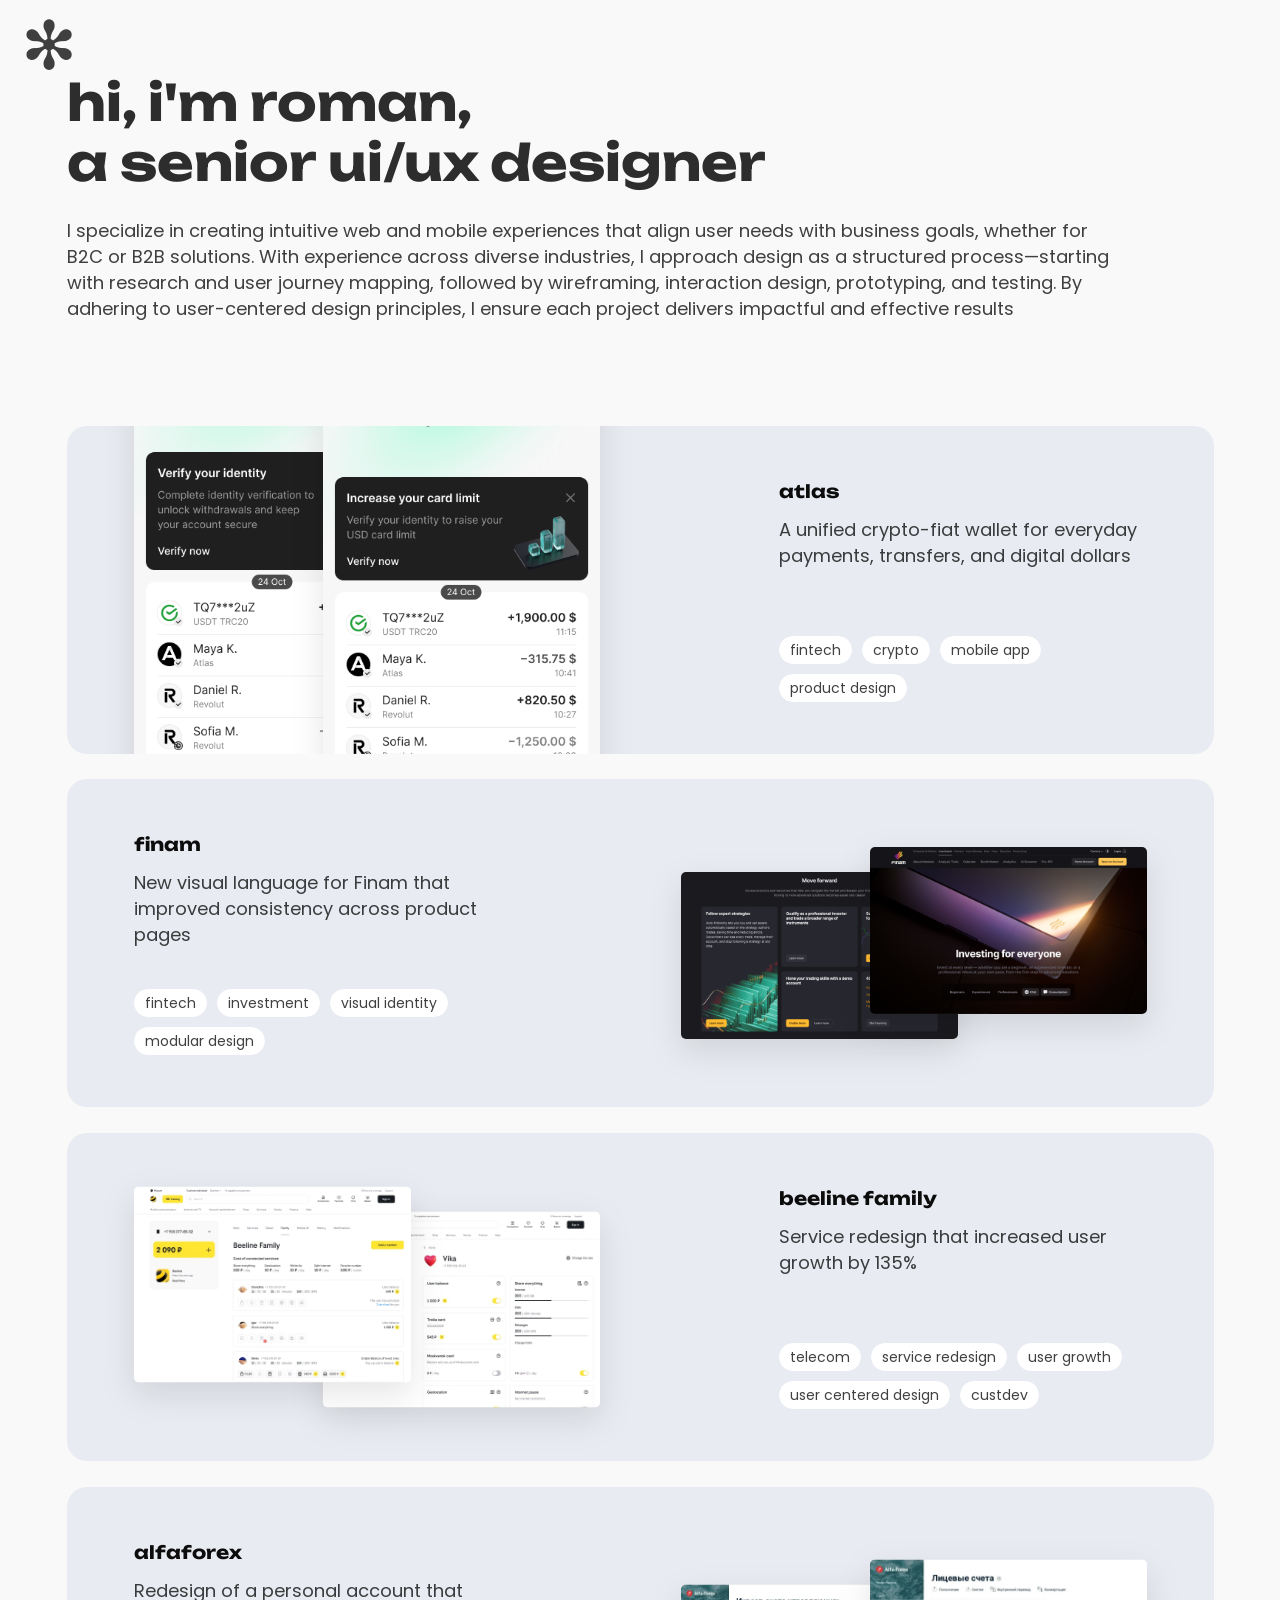
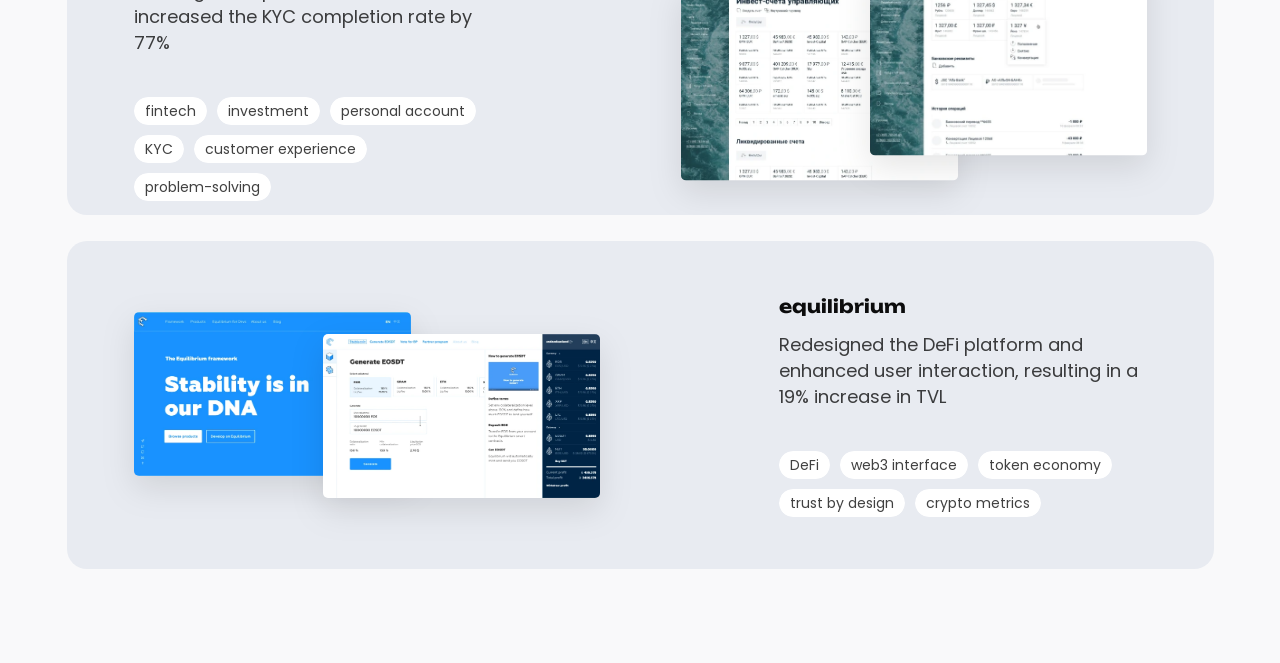
<file: index.html>
<!doctype html>
<html lang="en">
<head>
  <meta charset="utf-8">
  <meta name="viewport" content="width=device-width,initial-scale=1,viewport-fit=cover">
  <meta name="theme-color" content="#f9f9fa">
  <meta name="description" content="Senior UI/UX Designer portfolio. Product design, fintech, web and mobile experiences.">
  <title>roman's portfolio</title>
  <script>
    if (window.matchMedia('(prefers-reduced-motion: no-preference)').matches) {
      document.documentElement.classList.add('home-intro-reveal-pending');
    }
  </script>
  <link rel="preconnect" href="https://fonts.googleapis.com">
  <link rel="preconnect" href="https://fonts.gstatic.com" crossorigin>
  <link href="https://fonts.googleapis.com/css2?family=Poppins:wght@400&family=Unbounded:wght@400;600;700&display=swap" rel="stylesheet">
  <link href="shared/tokens.css" rel="stylesheet">
  <link href="shared/typography.css" rel="stylesheet">
  <link href="shared/layout.css" rel="stylesheet">
  <link href="shared/components.css" rel="stylesheet">
  <link href="home.css" rel="stylesheet">
</head>
<body>
  <div class="portfolio-home-shell" id="top">
    <header class="home-header" aria-label="Portfolio navigation">
      <a class="home-mark" href="#top" id="portfolio-home-link" aria-label="Back to top">✻</a>
    </header>
    <main>
      <section id="home-intro" class="home-intro portfolio-container" aria-labelledby="home-title">
        <h1 class="portfolio-display" id="home-title">hi, i'm roman,<br>a senior ui/ux designer</h1>
        <p id="home-description" class="portfolio-body">I specialize in creating intuitive web and mobile experiences that align user needs with business goals, whether for B2C or B2B solutions. With experience across diverse industries, I approach design as a structured process—starting with research and user journey mapping, followed by wireframing, interaction design, prototyping, and testing. By adhering to user-centered design principles, I ensure each project delivers impactful and effective results</p>
      </section>
      <section id="home-work" data-debug-label-position="top-right" class="home-work portfolio-container" aria-label="Selected design projects">
      <article class="home-project home-project--left" id="atlas">
        <a class="home-project__link" href="/cases/atlas/" aria-label="Open Atlas App case">
          <div id="atlas-media" class="home-project__media" aria-hidden="true">
            <img id="atlas-image-1" class="home-project__shot home-project__shot--first" src="cases/atlas/assets/home-account.png" alt="" width="375" height="812" loading="lazy" decoding="async">
            <img id="atlas-image-2" class="home-project__shot home-project__shot--second" src="cases/atlas/assets/home-account-alt.png" alt="" width="375" height="812" loading="lazy" decoding="async">
          </div>
          <div id="atlas-copy" class="home-project__copy">
            <h2 id="atlas-title">atlas</h2>
            <p id="atlas-description">A unified crypto-fiat wallet for everyday payments, transfers, and digital dollars</p>
            <ul id="atlas-tags" class="home-tags" aria-label="Project topics"><li>fintech</li><li>crypto</li><li>mobile app</li><li>product design</li></ul>
          </div>
        </a>
      </article>
      <article class="home-project home-project--right" id="finam">
        <a class="home-project__link" href="/cases/finam/" aria-label="Open finam case">
          <div id="finam-media" data-debug-label-position="bottom-left" class="home-project__media" aria-hidden="true">
            <img id="finam-image-1" class="home-project__shot home-project__shot--first" src="assets/home/finam-card-right.png" alt="Finam investment platform introductory screen" loading="lazy" decoding="async">
            <img id="finam-image-2" class="home-project__shot home-project__shot--second" src="assets/home/finam-card-left.png" alt="Finam platform features and investment services screen" loading="lazy" decoding="async">
          </div>
          <div id="finam-copy" data-debug-label-position="top-right" class="home-project__copy">
            <h2 id="finam-title">finam</h2>
            <p id="finam-description">New visual language for Finam that improved consistency across product pages</p>
            <ul id="finam-tags" class="home-tags" aria-label="Project topics"><li>fintech</li><li>investment</li><li>visual identity</li><li>modular design</li></ul>
          </div>
        </a>
      </article>
      <article class="home-project home-project--left" id="beeline-family">
        <a class="home-project__link" href="https://readymag.website/u875042579/5202538/" rel="noopener" aria-label="Open beeline family case">
          <div id="beeline-family-media" data-debug-label-position="bottom-left" class="home-project__media" aria-hidden="true">
            <img id="beeline-family-image-1" class="home-project__shot home-project__shot--first" src="assets/home/beeline-family-01.webp" alt="Beeline Family interface — first screen" loading="eager" decoding="async">
            <img id="beeline-family-image-2" class="home-project__shot home-project__shot--second" src="assets/home/beeline-family-02.webp" alt="Beeline Family interface — second screen" loading="lazy" decoding="async">
          </div>
          <div id="beeline-family-copy" data-debug-label-position="top-right" class="home-project__copy">
            <h2 id="beeline-family-title">beeline family</h2>
            <p id="beeline-family-description">Service redesign that increased user growth by 135%</p>
            <ul id="beeline-family-tags" class="home-tags" aria-label="Project topics"><li>telecom</li><li>service redesign</li><li>user growth</li><li>user centered design</li><li>custdev</li></ul>
          </div>
        </a>
      </article>
      <article class="home-project home-project--right" id="alfaforex">
        <a class="home-project__link" href="https://readymag.website/u2548584965/5134023/" rel="noopener" aria-label="Open alfaforex case">
          <div id="alfaforex-media" data-debug-label-position="bottom-left" class="home-project__media" aria-hidden="true">
            <img id="alfaforex-image-1" class="home-project__shot home-project__shot--first" src="assets/home/alfaforex-01.webp" alt="AlfaForex personal account — first screen" loading="lazy" decoding="async">
            <img id="alfaforex-image-2" class="home-project__shot home-project__shot--second" src="assets/home/alfaforex-02.webp" alt="AlfaForex personal account — second screen" loading="lazy" decoding="async">
          </div>
          <div id="alfaforex-copy" data-debug-label-position="top-right" class="home-project__copy">
            <h2 id="alfaforex-title">alfaforex</h2>
            <p id="alfaforex-description">Redesign of a personal account that increased the KYC completion rate by 77%</p>
            <ul id="alfaforex-tags" class="home-tags" aria-label="Project topics"><li>fintech</li><li>investment</li><li>personal account</li><li>KYC</li><li>customer experience</li><li>problem-solving</li></ul>
          </div>
        </a>
      </article>
      <article class="home-project home-project--left" id="equilibrium">
        <a class="home-project__link" href="https://readymag.website/u11036106/5223679/" rel="noopener" aria-label="Open equilibrium case">
          <div id="equilibrium-media" data-debug-label-position="bottom-left" class="home-project__media" aria-hidden="true">
            <img id="equilibrium-image-1" class="home-project__shot home-project__shot--first" src="assets/home/equilibrium-01.webp" alt="Equilibrium DeFi platform — first screen" loading="lazy" decoding="async">
            <img id="equilibrium-image-2" class="home-project__shot home-project__shot--second" src="assets/home/equilibrium-02.webp" alt="Equilibrium DeFi platform — second screen" loading="lazy" decoding="async">
          </div>
          <div id="equilibrium-copy" data-debug-label-position="top-right" class="home-project__copy">
            <h2 id="equilibrium-title">equilibrium</h2>
            <p id="equilibrium-description">Redesigned the DeFi platform and enhanced user interaction, resulting in a 19% increase in TVL</p>
            <ul id="equilibrium-tags" class="home-tags" aria-label="Project topics"><li>DeFi</li><li>web3 interface</li><li>token economy</li><li>trust by design</li><li>crypto metrics</li></ul>
          </div>
        </a>
      </article>
      </section>
    </main>
  </div>
  <script src="portfolio-home-spin.js" defer></script>
  <script src="home-intro-reveal.js" defer></script>
  <script src="home-interactions.js" defer></script>
  <script src="debug-blocks.js" defer></script>
</body>
</html>
</file>
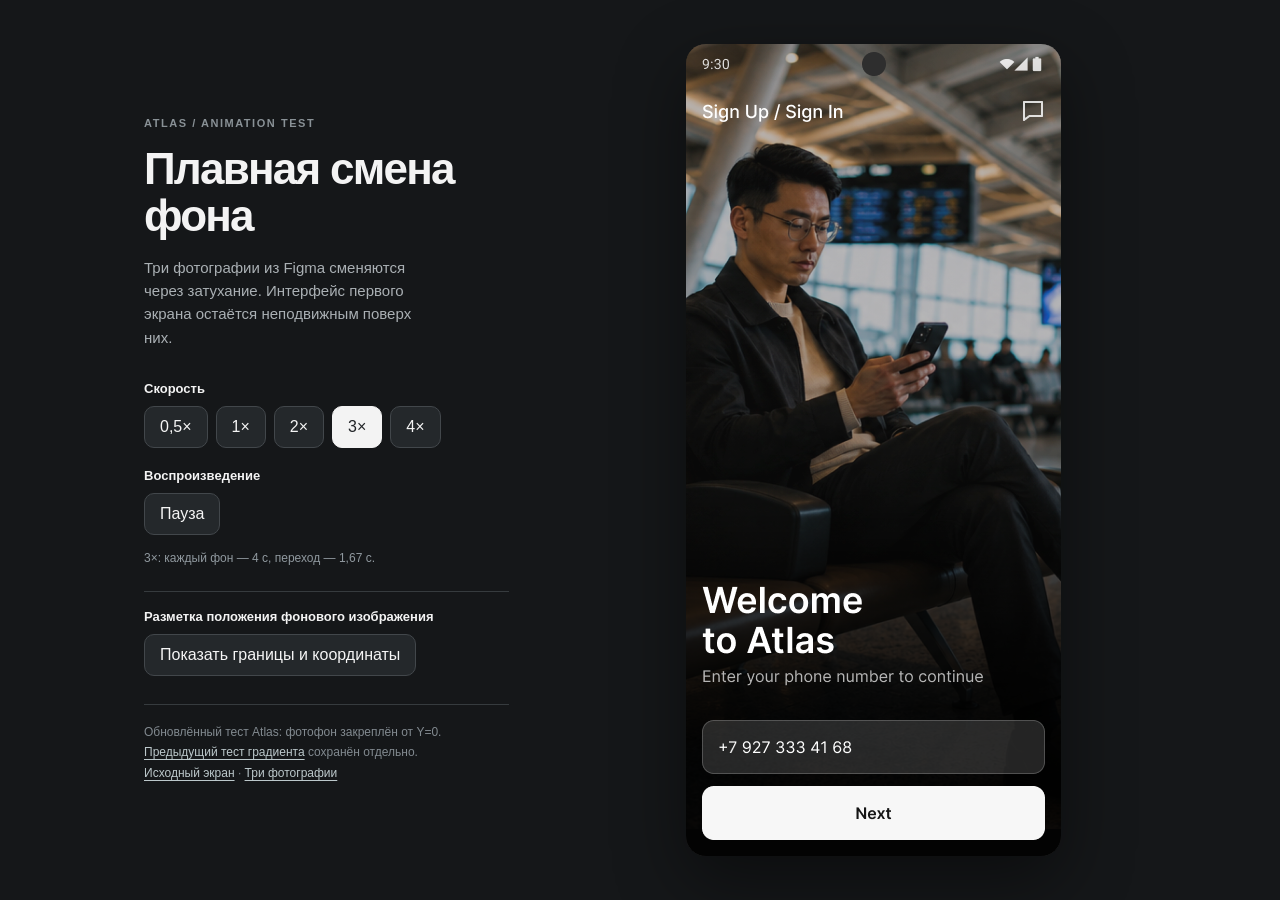
<file: experiments/atlas-gradient/index.html>
<!doctype html>
<html lang="ru">
<head>
  <meta charset="utf-8">
  <meta name="viewport" content="width=device-width, initial-scale=1">
  <meta name="color-scheme" content="dark">
  <title>Atlas — анимация фотофона · тест</title>
  <style>
    :root { font-family: Inter, -apple-system, BlinkMacSystemFont, "Segoe UI", sans-serif; color: #f3f3f3; background: #151719; }
    *, *::before, *::after { box-sizing: border-box; }
    body { min-width: 280px; min-height: 100vh; margin: 0; }
    button { font: inherit; cursor: pointer; }
    .layout { display: grid; grid-template-columns: minmax(0, 365px) minmax(0, 1fr); align-items: center; gap: clamp(32px, 8vw, 110px); max-width: 1120px; min-height: 100vh; margin: auto; padding: 36px clamp(20px, 5vw, 68px); }
    .eyebrow { color: #899196; font-size: 11px; font-weight: 700; text-transform: uppercase; letter-spacing: .14em; }
    h1 { margin: 16px 0 16px; font-size: clamp(29px, 3.8vw, 44px); font-weight: 620; line-height: 1.08; letter-spacing: -.04em; }
    .description { margin: 0; max-width: 34ch; color: #aab0b4; font-size: 15px; line-height: 1.55; }
    .controls { margin-top: 32px; }
    .group-title { margin: 20px 0 10px; font-size: 13px; font-weight: 600; }
    .control-row { display: flex; flex-wrap: wrap; gap: 8px; }
    .control { min-height: 42px; padding: 9px 15px; border: 1px solid #42474b; border-radius: 10px; background: #24282b; color: #f5f5f5; transition: border-color .15s ease, background-color .15s ease; }
    .control:hover { border-color: #8b9297; }
    .control:focus-visible { outline: 3px solid #4fd6c8; outline-offset: 3px; }
    .control[aria-pressed="true"] { background: #f3f3f3; color: #202326; border-color: #f3f3f3; }
    .summary { margin: 14px 0 0; font-size: 12px; color: #90999f; line-height: 1.5; }
    .details { margin: 28px 0 0; padding-top: 17px; border-top: 1px solid #363b3e; color: #828a90; font-size: 12px; line-height: 1.7; }
    a { color: #bcc8cb; text-underline-offset: 3px; }
    .stage { display: flex; min-width: 0; justify-content: center; align-items: center; }
    .phone { position: relative; width: min(375px, 100%); aspect-ratio: 375 / 812; flex: none; isolation: isolate; overflow: hidden; border-radius: 20px; background: #1f1f1f; box-shadow: 0 24px 70px rgba(0, 0, 0, .44); }
    /* The background is a separate full-screen root, not a child of navbar/content.
       Its coordinates are measured from the phone's TOP-LEFT at screen Y=0. */
    .phone-bg-fill { position: absolute; inset: 0; z-index: 0; background: #1f1f1f; pointer-events: none; }
    .phone-bg-stack { position: absolute; inset: 0; z-index: 1; pointer-events: none; isolation: isolate; overflow: hidden; }
    .phone-ui-stack { position: absolute; inset: 0; z-index: 2; pointer-events: none; isolation: isolate; }
    /* Figma Rectangle 1837: blurred black opacity .9, kept separate from exported UI.
       Source screen 375×812: x=-324, y=521, w=1054, h=480, blur=100. */
    .figma-bottom-shade {
      position: absolute;
      left: -86.4%;
      top: 64.16256%;
      width: 281.0667%;
      height: 59.1133%;
      background: #000;
      opacity: .9;
      filter: blur(100px);
      pointer-events: none;
    }
    /* The background belongs exclusively to the 375×812 root, never to status/navbar/content. */
    .background {
      position: absolute;
      top: 0;
      right: 0;
      bottom: 0;
      left: 0;
      display: block;
      width: 100%;
      height: 100%;
      pointer-events: none;
      background-color: #1f1f1f;
      background-repeat: no-repeat;
      /* The Figma photo crop starts at the top edge; no workaround offset. */
      background-position: center top;
      background-size: 100% auto;
    }
    .background-base, .background-one { background-image: url("./assets/bg-1.png"); }
    .background-two { background-image: url("./assets/bg-2.png"); }
    .background-three { background-image: url("./assets/bg-3.png"); }
    .background-base { opacity: 1; }
    .overlay {
      position: absolute;
      display: block;
      width: 100%;
      height: auto;
      left: 0;
      pointer-events: none;
      user-select: none;
      -webkit-user-drag: none;
    }
    .background-animated { opacity: 0; animation-duration: 12s; animation-timing-function: ease-in-out; animation-iteration-count: infinite; animation-fill-mode: both; }
    .background-two { z-index: 1; animation-name: dissolve-two; }
    .background-three { z-index: 2; animation-name: dissolve-three; }
    .background-one { z-index: 3; animation-name: dissolve-one; }
    /* Each complete opaque Figma-style slide dissolves in; 3× speed is the default. */
    @keyframes dissolve-two {
      0%, 19.444444% { opacity: 0; }
      33.333333%, 99.999% { opacity: 1; }
      100% { opacity: 0; }
    }
    @keyframes dissolve-three {
      0%, 52.777778% { opacity: 0; }
      66.666667%, 99.999% { opacity: 1; }
      100% { opacity: 0; }
    }
    @keyframes dissolve-one {
      0%, 86.111111% { opacity: 0; }
      100% { opacity: 1; }
    }
    /* Re-exported UI fragments are alpha-transparent; the lower blur is an independent CSS layer. */
    .overlay { z-index: 4; }
    .overlay-status { top: 0; }
    .overlay-navbar { top: 4.926108%; }
    .overlay-form { top: 13.5468%; left: 4.26667%; width: 91.46667%; }
    .overlay-button { top: 91.37931%; left: 4.26667%; width: 91.46667%; }
    /* Anchors in the screen's top-level UI stack: status Y=0, navbar Y=40, content Y=94. */
    .phone.is-paused .background-animated { animation-play-state: paused; }
    /* Diagnostic mode: a fixed source frame, a ruler, and no guessing from appearance. */
    .debug-control-set { margin-top: 24px; padding-top: 17px; border-top: 1px solid #363b3e; }
    .debug-control-set .group-title { margin-top: 0; }
    .debug-frame-tools { display: none; }
    .debug-control-set.is-open .debug-frame-tools { display: block; }
    .debug-readout { max-width: 340px; font: 12px/1.65 ui-monospace, Consolas, monospace; margin-top: 12px; color: #a9f4e3; }
    .phone.is-debug .background-animated { animation: none !important; opacity: 0 !important; }
    .phone.is-debug[data-debug-frame="2"] .background-two,
    .phone.is-debug[data-debug-frame="3"] .background-three { opacity: 1 !important; }
    .phone.is-debug.no-ui .phone-ui-stack { visibility: hidden; }
    .debug-overlay { display: none; position: absolute; inset: 0; pointer-events: none; z-index: 10;
      box-shadow: inset 0 0 0 2px #4ff4c2; }
    .phone.is-debug .debug-overlay { display: block; }
    .debug-origin { position: absolute; left: 0; top: 0; width: 100%; border-top: 3px solid #4ff4c2; }
    .debug-guide { position: absolute; left: 0; width: 100%; border-top: 1px dashed #ffbd59; }
    .debug-guide-nav { top: 4.926108%; }
    .debug-guide-content { top: 11.576355%; border-color: #ad9dff; }
    .debug-guide-photo-end { top: 96.6749%; border-color: #fa729f; }
    .debug-chip { display: block; position: absolute; right: 3px; top: 3px; padding: 4px 6px;
      max-width: 97%; font: 600 10px/1.25 ui-monospace, Consolas, monospace; letter-spacing: -.02em;
      color: #101719; background: #4ff4c2; border-radius: 3px; white-space: nowrap; }
    .debug-guide .debug-chip { top: 2px; background: #ffbd59; }
    .debug-guide-content .debug-chip { background: #ad9dff; }
    .debug-guide-photo-end .debug-chip { background: #fa729f; }
    @media (max-width: 740px) {
      .layout { grid-template-columns: 1fr; gap: 26px; padding: 26px 18px 44px; }
      .info { max-width: 375px; margin-inline: auto; }
      h1 { margin: 12px 0; font-size: 30px; }
      .description { font-size: 14px; }
      .controls { margin-top: 18px; }
      .details { margin-top: 18px; }
      .stage { grid-row: 2; }
      .phone { width: min(375px, 100%); }
    }
    @media (prefers-reduced-motion: reduce) {
      .background-animated { animation: none !important; opacity: 0; }
      .background-base { opacity: 1; }
      .control { transition: none; }
    }
    /* Portfolio hero embed: show only the source phone. Standalone controls are unchanged. */
    html:has(body.is-embed),body.is-embed { min-width:0; width:100%; height:100%; background:transparent; overflow:hidden; }
    body.is-embed .layout { display:block; width:100%; height:100dvh; min-height:0; max-width:none; margin:0; padding:0; }
    body.is-embed .layout > .info { display:none; }
    body.is-embed .stage { display:flex; width:100%; height:100dvh; margin:0; padding:0; align-items:center; justify-content:center; }
    body.is-embed .phone { width:min(100%,calc(100dvh * 375 / 812)); max-width:100%; border-radius:0; box-shadow:none; }
  </style>
</head>
<body>
  <script>if(new URLSearchParams(location.search).get("embed")==="1")document.body.classList.add("is-embed");</script>
  <main class="layout">
    <section class="info" aria-label="Настройки тестовой анимации">
      <div class="eyebrow">Atlas / animation test</div>
      <h1>Плавная смена фона</h1>
      <p class="description">Три фотографии из Figma сменяются через затухание. Интерфейс первого экрана остаётся неподвижным поверх них.</p>
      <div class="controls">
        <p class="group-title">Скорость</p>
        <div class="control-row" role="group" aria-label="Скорость смены изображений">
          <button class="control" type="button" data-speed="0.5" aria-pressed="false">0,5×</button>
          <button class="control" type="button" data-speed="1" aria-pressed="false">1×</button>
          <button class="control" type="button" data-speed="2" aria-pressed="false">2×</button>
          <button class="control" type="button" data-speed="3" aria-pressed="true">3×</button>
          <button class="control" type="button" data-speed="4" aria-pressed="false">4×</button>
        </div>
        <p class="group-title">Воспроизведение</p>
        <button class="control" id="play-pause" type="button" aria-pressed="false">Пауза</button>
        <p class="summary" id="timing">3×: каждый фон — 4 с, переход — 1,67 с.</p>
        <div class="debug-control-set" id="debug-controls">
          <p class="group-title">Разметка положения фонового изображения</p>
          <button class="control" id="debug-toggle" type="button" aria-pressed="false">Показать границы и координаты</button>
          <div class="debug-frame-tools" id="debug-frame-tools">
            <p class="group-title" style="margin-top: 17px">Проверить каждую фотографию отдельно</p>
            <div class="control-row" role="group" aria-label="Фотография для проверки">
              <button class="control" type="button" data-debug-frame="1" aria-pressed="true">Фото 1</button>
              <button class="control" type="button" data-debug-frame="2" aria-pressed="false">Фото 2</button>
              <button class="control" type="button" data-debug-frame="3" aria-pressed="false">Фото 3</button>
            </div>
            <p class="group-title" style="margin-top: 17px">Прозрачный слой интерфейса</p>
            <button class="control" id="debug-ui-toggle" type="button" aria-pressed="false">Скрыть интерфейс</button>
            <p class="debug-readout" id="debug-readout" aria-live="polite"></p>
          </div>
        </div>
      </div>
      <p class="details">Обновлённый тест Atlas: фотофон закреплён от Y=0. <a href="./glow.html">Предыдущий тест градиента</a> сохранён отдельно.<br>
        <a href="https://www.figma.com/design/6sBVAK6kmxac1SfD5w8gUw/?node-id=17848-5446" target="_blank" rel="noopener noreferrer">Исходный экран</a>
        · <a href="https://www.figma.com/design/6sBVAK6kmxac1SfD5w8gUw/?node-id=17908-56145" target="_blank" rel="noopener noreferrer">Три фотографии</a>
      </p>
    </section>
    <section class="stage" aria-label="Предпросмотр экрана 375 на 812">
      <div class="phone" id="atlas-screen" data-debug-frame="1" role="img" aria-label="Экран Atlas: фотографии от верхнего края Y=0, неподвижный интерфейс поверх">
        <div class="phone-bg-fill" aria-hidden="true"></div>
        <div class="phone-bg-stack" aria-hidden="true">
          <div class="background background-base"></div>
          <div class="background background-animated background-two"></div>
          <div class="background background-animated background-three"></div>
          <div class="background background-animated background-one"></div>
        </div>
        <div class="phone-ui-stack" aria-hidden="true">
          <div class="figma-bottom-shade"></div>
          <img class="overlay overlay-status" src="./assets/status.png?v=transparent-ui" width="375" height="40" alt="" draggable="false" decoding="async">
          <img class="overlay overlay-navbar" src="./assets/navbar.png?v=transparent-ui" width="375" height="54" alt="" draggable="false" decoding="async">
          <img class="overlay overlay-form" src="./assets/form.png?v=transparent-ui" width="343" height="620" alt="" draggable="false" decoding="async">
          <img class="overlay overlay-button" src="./assets/button.png?v=transparent-ui" width="343" height="54" alt="" draggable="false" decoding="async">
        </div>
        <div class="debug-overlay" aria-hidden="true">
          <div class="debug-origin"><span class="debug-chip">НАЧАЛО ФОТО / ЭКРАНА · Y=0</span></div>
          <div class="debug-guide debug-guide-nav"><span class="debug-chip">NAVBAR · Y=40</span></div>
          <div class="debug-guide debug-guide-content"><span class="debug-chip">КОНТЕНТ · Y=94</span></div>
          <div class="debug-guide debug-guide-photo-end" id="debug-photo-end"><span class="debug-chip" id="debug-photo-end-label">КОНЕЦ ФОТО 1 · Y=785</span></div>
        </div>
      </div>
    </section>
  </main>
  <script>
    (() => {
      const screen = document.getElementById('atlas-screen');
      const layers = [...screen.querySelectorAll('.background-animated')];
      const speedButtons = [...document.querySelectorAll('[data-speed]')];
      const playPause = document.getElementById('play-pause');
      const timing = document.getElementById('timing');
      const debugToggle = document.getElementById('debug-toggle');
      const debugUiToggle = document.getElementById('debug-ui-toggle');
      const debugControls = document.getElementById('debug-controls');
      const debugReadout = document.getElementById('debug-readout');
      const photoEnd = document.getElementById('debug-photo-end');
      const photoEndLabel = document.getElementById('debug-photo-end-label');
      const frameButtons = [...document.querySelectorAll('[data-debug-frame]')];
      const photoHeights = [785, 750, 573];
      let frame = 1;
      let debugging = false;
      let uiHidden = false;
      let paused = false;

      function updateDebugReadout() {
        if (!debugging) return;
        const screenRect = screen.getBoundingClientRect();
        const layer = screen.querySelector(frame === 1 ? '.background-base' : frame === 2 ? '.background-two' : '.background-three');
        const layerRect = layer.getBoundingClientRect();
        const scale = 812 / screenRect.height;
        const top = Math.round((layerRect.top - screenRect.top) * scale * 10) / 10;
        const backgroundY = getComputedStyle(layer).backgroundPositionY;
        const root = screen.querySelector('.phone-bg-stack');
        const rootTop = Math.round((root.getBoundingClientRect().top - screenRect.top) * scale * 10) / 10;
        const height = photoHeights[frame - 1];
        photoEnd.style.top = (height / 812 * 100) + '%';
        photoEndLabel.textContent = 'КОНЕЦ ФОТО ' + frame + ' · Y=' + height;
        debugReadout.textContent = 'Начало нижнего слоя: Y=' + rootTop +
          ' px; текущий кадр: Y=' + top + ' px; background-position-y: ' + backgroundY +
          '; экран: 375×812; фото ' + frame + ': 375×' + height +
          '; navbar: Y=40; контент: Y=94. ' +
          (uiHidden ? 'Интерфейс скрыт.' : 'Интерфейс поверх фона.');
      }

      function setDebug(enabled) {
        debugging = enabled;
        screen.classList.toggle('is-debug', enabled);
        debugControls.classList.toggle('is-open', enabled);
        debugToggle.setAttribute('aria-pressed', String(enabled));
        debugToggle.textContent = enabled ? 'Скрыть разметку' : 'Показать границы и координаты';
        updateDebugReadout();
      }
      function selectFrame(next) {
        frame = next;
        screen.dataset.debugFrame = String(frame);
        frameButtons.forEach(item =>
          item.setAttribute('aria-pressed', String(Number(item.dataset.debugFrame) === frame)));
        updateDebugReadout();
      }
      debugToggle.addEventListener('click', () => setDebug(!debugging));
      frameButtons.forEach(button => button.addEventListener('click', () => selectFrame(Number(button.dataset.debugFrame))));
      debugUiToggle.addEventListener('click', () => {
        uiHidden = !uiHidden;
        screen.classList.toggle('no-ui', uiHidden);
        debugUiToggle.setAttribute('aria-pressed', String(uiHidden));
        debugUiToggle.textContent = uiHidden ? 'Показать интерфейс' : 'Скрыть интерфейс';
        updateDebugReadout();
      });
      window.addEventListener('resize', updateDebugReadout);
      selectFrame(1);
      if (new URLSearchParams(window.location.search).get('debug') === '1') setDebug(true);

      speedButtons.forEach(button => button.addEventListener('click', () => {
        const speed = Number(button.dataset.speed);
        if (!Number.isFinite(speed) || speed <= 0) return;
        const period = 36 / speed;
        layers.forEach(layer => { layer.style.animationDuration = period + 's'; });
        speedButtons.forEach(item => item.setAttribute('aria-pressed', String(item === button)));
        const format = number => Number.isInteger(number) ? String(number) : number.toLocaleString('ru-RU', {maximumFractionDigits: 2});
        timing.textContent = format(speed) + '×: каждый фон — ' + format(12 / speed) + ' с, переход — ' + format(5 / speed) + ' с.';
      }));

      playPause.addEventListener('click', () => {
        paused = !paused;
        screen.classList.toggle('is-paused', paused);
        playPause.setAttribute('aria-pressed', String(paused));
        playPause.textContent = paused ? 'Продолжить' : 'Пауза';
      });
    })();
  </script>
</body>
</html>
</file>
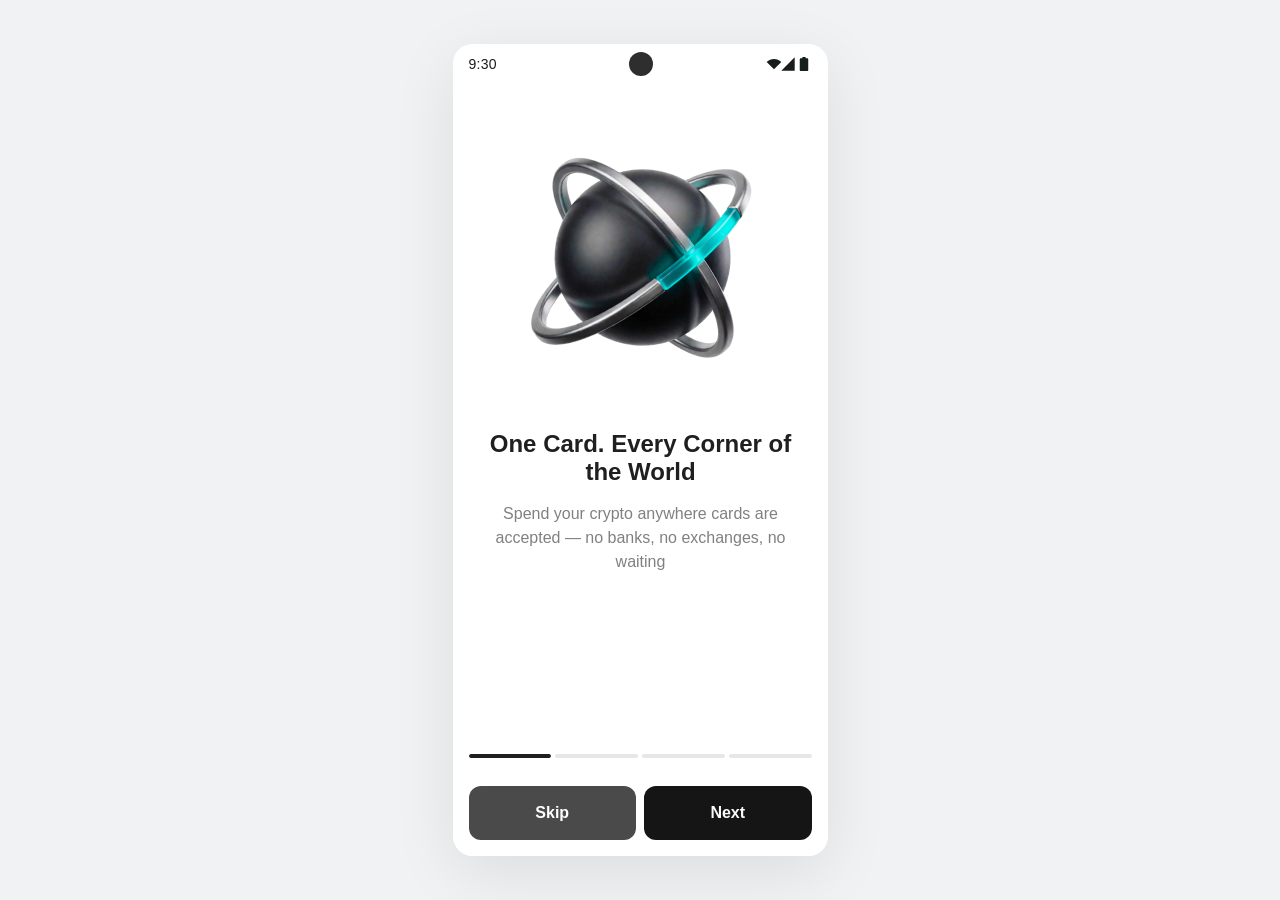
<file: experiments/atlas-onboarding/index.html>
<!doctype html>
<html lang="en">
<head>
  <meta charset="utf-8">
  <meta name="viewport" content="width=device-width, initial-scale=1, viewport-fit=cover">
  <meta name="theme-color" content="#f2f3f5">
  <meta name="description" content="Atlas App — looping onboarding animation prototype">
  <title>Atlas — Onboarding Motion Test</title>
  <link rel="stylesheet" href="./styles.css">
  <script src="./onboarding.js" defer></script>
</head>
<body>
  <main class="demo-stage" id="atlas-demo">
    <div class="mockup-box" id="mockup-box">
      <section class="phone" id="onboarding" aria-label="Atlas four-screen onboarding" aria-roledescription="carousel" tabindex="0">
        <div class="status-bar" aria-hidden="true">
          <span class="system-time">9:30</span>
          <span class="camera-cutout"></span>
          <span class="system-icons">
            <span class="signal-group">
              <img src="./assets/wifi.svg" alt="" width="16" height="16">
              <img src="./assets/signal.svg" alt="" width="16" height="16">
            </span>
            <img src="./assets/battery.svg" alt="" width="16" height="16">
          </span>
        </div>

        <div class="slides-window" id="slides-window" aria-live="off">
          <div class="slides-track" id="slides-track"></div>
        </div>

        <div class="screen-footer">
          <div class="wizard-wrap" role="group" aria-label="Onboarding progress">
            <div class="wizard" id="wizard"></div>
          </div>
          <div class="screen-actions" id="screen-actions">
            <button type="button" class="action-button button-skip" id="skip-button">Skip</button>
            <button type="button" class="action-button button-next" id="next-button">Next</button>
          </div>
        </div>
      </section>
    </div>
  </main>
</body>
</html>
</file>
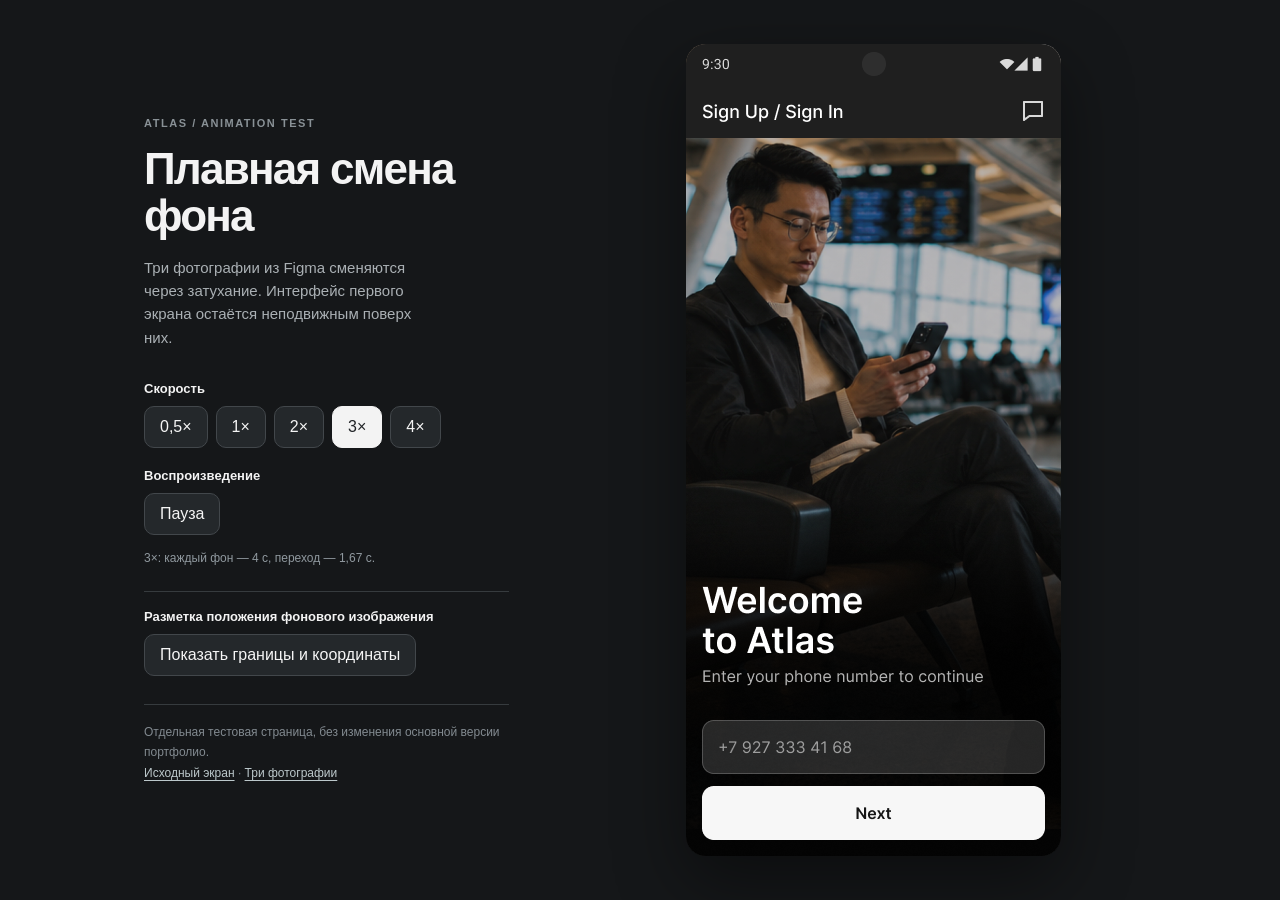
<file: experiments/atlas-photo-crossfade/index.html>
<!doctype html>
<html lang="ru">
<head>
  <meta charset="utf-8">
  <meta name="viewport" content="width=device-width, initial-scale=1">
  <meta name="color-scheme" content="dark">
  <title>Atlas — медленная смена фотофонов · тест</title>
  <style>
    :root { font-family: Inter, -apple-system, BlinkMacSystemFont, "Segoe UI", sans-serif; color: #f3f3f3; background: #151719; }
    *, *::before, *::after { box-sizing: border-box; }
    body { min-width: 280px; min-height: 100vh; margin: 0; }
    button { font: inherit; cursor: pointer; }
    .layout { display: grid; grid-template-columns: minmax(0, 365px) minmax(0, 1fr); align-items: center; gap: clamp(32px, 8vw, 110px); max-width: 1120px; min-height: 100vh; margin: auto; padding: 36px clamp(20px, 5vw, 68px); }
    .eyebrow { color: #899196; font-size: 11px; font-weight: 700; text-transform: uppercase; letter-spacing: .14em; }
    h1 { margin: 16px 0 16px; font-size: clamp(29px, 3.8vw, 44px); font-weight: 620; line-height: 1.08; letter-spacing: -.04em; }
    .description { margin: 0; max-width: 34ch; color: #aab0b4; font-size: 15px; line-height: 1.55; }
    .controls { margin-top: 32px; }
    .group-title { margin: 20px 0 10px; font-size: 13px; font-weight: 600; }
    .control-row { display: flex; flex-wrap: wrap; gap: 8px; }
    .control { min-height: 42px; padding: 9px 15px; border: 1px solid #42474b; border-radius: 10px; background: #24282b; color: #f5f5f5; transition: border-color .15s ease, background-color .15s ease; }
    .control:hover { border-color: #8b9297; }
    .control:focus-visible { outline: 3px solid #4fd6c8; outline-offset: 3px; }
    .control[aria-pressed="true"] { background: #f3f3f3; color: #202326; border-color: #f3f3f3; }
    .summary { margin: 14px 0 0; font-size: 12px; color: #90999f; line-height: 1.5; }
    .details { margin: 28px 0 0; padding-top: 17px; border-top: 1px solid #363b3e; color: #828a90; font-size: 12px; line-height: 1.7; }
    a { color: #bcc8cb; text-underline-offset: 3px; }
    .stage { display: flex; min-width: 0; justify-content: center; align-items: center; }
    .phone { position: relative; width: min(375px, 100%); aspect-ratio: 375 / 812; flex: none; isolation: isolate; overflow: hidden; border-radius: 20px; background: #000; box-shadow: 0 24px 70px rgba(0, 0, 0, .44); }
    /* Image coordinates are relative ONLY to the complete 375×812 phone screen.
       Every frame paints its Figma-cropped photo starting at screen y=0, never from text. */
    .background {
      position: absolute;
      top: 0;
      right: 0;
      bottom: 0;
      left: 0;
      display: block;
      width: 100%;
      height: 100%;
      pointer-events: none;
      background-color: #1f1f1f;
      background-repeat: no-repeat;
      background-position: 50% 0;
      background-size: 100% auto;
    }
    .background-base, .background-one { background-image: url("./assets/bg-1.png"); }
    .background-two { background-image: url("./assets/bg-2.png"); }
    .background-three { background-image: url("./assets/bg-3.png"); }
    .background-base { opacity: 1; }
    .overlay {
      position: absolute;
      display: block;
      width: 100%;
      height: auto;
      left: 0;
      pointer-events: none;
      user-select: none;
      -webkit-user-drag: none;
    }
    .background-animated { opacity: 0; animation-duration: 12s; animation-timing-function: ease-in-out; animation-iteration-count: infinite; animation-fill-mode: both; }
    .background-two { z-index: 1; animation-name: dissolve-two; }
    .background-three { z-index: 2; animation-name: dissolve-three; }
    .background-one { z-index: 3; animation-name: dissolve-one; }
    /* Each complete opaque Figma-style slide dissolves in; 3× speed is the default. */
    @keyframes dissolve-two {
      0%, 19.444444% { opacity: 0; }
      33.333333%, 99.999% { opacity: 1; }
      100% { opacity: 0; }
    }
    @keyframes dissolve-three {
      0%, 52.777778% { opacity: 0; }
      66.666667%, 99.999% { opacity: 1; }
      100% { opacity: 0; }
    }
    @keyframes dissolve-one {
      0%, 86.111111% { opacity: 0; }
      100% { opacity: 1; }
    }
    /* The Figma lower-screen blur stays in the transparent static foreground. */
    .overlay { z-index: 4; }
    .overlay-status { top: 0; }
    .overlay-navbar { top: 4.926108%; }
    .overlay-content { top: 11.576355%; }
    .phone.is-paused .background-animated { animation-play-state: paused; }
    /* Diagnostic mode: a fixed source frame, a ruler, and no guessing from appearance. */
    .debug-control-set { margin-top: 24px; padding-top: 17px; border-top: 1px solid #363b3e; }
    .debug-control-set .group-title { margin-top: 0; }
    .debug-frame-tools { display: none; }
    .debug-control-set.is-open .debug-frame-tools { display: block; }
    .debug-readout { max-width: 340px; font: 12px/1.65 ui-monospace, Consolas, monospace; margin-top: 12px; color: #a9f4e3; }
    .phone.is-debug .background-animated { animation: none !important; opacity: 0 !important; }
    .phone.is-debug[data-debug-frame="2"] .background-two,
    .phone.is-debug[data-debug-frame="3"] .background-three { opacity: 1 !important; }
    .phone.is-debug.no-ui .overlay { visibility: hidden; }
    .debug-overlay { display: none; position: absolute; inset: 0; pointer-events: none; z-index: 10;
      box-shadow: inset 0 0 0 2px #4ff4c2; }
    .phone.is-debug .debug-overlay { display: block; }
    .debug-origin { position: absolute; left: 0; top: 0; width: 100%; border-top: 3px solid #4ff4c2; }
    .debug-guide { position: absolute; left: 0; width: 100%; border-top: 1px dashed #ffbd59; }
    .debug-guide-nav { top: 4.926108%; }
    .debug-guide-content { top: 11.576355%; border-color: #ad9dff; }
    .debug-guide-photo-end { top: 96.6749%; border-color: #fa729f; }
    .debug-chip { display: block; position: absolute; right: 3px; top: 3px; padding: 4px 6px;
      max-width: 97%; font: 600 10px/1.25 ui-monospace, Consolas, monospace; letter-spacing: -.02em;
      color: #101719; background: #4ff4c2; border-radius: 3px; white-space: nowrap; }
    .debug-guide .debug-chip { top: 2px; background: #ffbd59; }
    .debug-guide-content .debug-chip { background: #ad9dff; }
    .debug-guide-photo-end .debug-chip { background: #fa729f; }
    @media (max-width: 740px) {
      .layout { grid-template-columns: 1fr; gap: 26px; padding: 26px 18px 44px; }
      .info { max-width: 375px; margin-inline: auto; }
      h1 { margin: 12px 0; font-size: 30px; }
      .description { font-size: 14px; }
      .controls { margin-top: 18px; }
      .details { margin-top: 18px; }
      .stage { grid-row: 2; }
      .phone { width: min(375px, 100%); }
    }
    @media (prefers-reduced-motion: reduce) {
      .background-animated { animation: none !important; opacity: 0; }
      .background-base { opacity: 1; }
      .control { transition: none; }
    }
  
    /* Isolated live embed for portfolio hero; standalone test controls remain unchanged. */
    html:has(body.is-embed),body.is-embed { min-width:0; width:100%; height:100%; background:transparent; overflow:hidden; }
    body.is-embed .layout { display:block; width:100%; height:100dvh; min-height:0; max-width:none; margin:0; padding:0; }
    body.is-embed .layout > .info { display:none; }
    body.is-embed .stage { display:flex; width:100%; height:100dvh; margin:0; padding:0; align-items:center; justify-content:center; }
    body.is-embed .phone { width:min(100%,calc(100dvh * 375 / 812)); max-width:100%; border-radius:0; box-shadow:none; }

  </style>
</head>
<body>
  <script>if(new URLSearchParams(location.search).get('embed')==='1')document.body.classList.add('is-embed');</script>
  <main class="layout">
    <section class="info" aria-label="Настройки тестовой анимации">
      <div class="eyebrow">Atlas / animation test</div>
      <h1>Плавная смена фона</h1>
      <p class="description">Три фотографии из Figma сменяются через затухание. Интерфейс первого экрана остаётся неподвижным поверх них.</p>
      <div class="controls">
        <p class="group-title">Скорость</p>
        <div class="control-row" role="group" aria-label="Скорость смены изображений">
          <button class="control" type="button" data-speed="0.5" aria-pressed="false">0,5×</button>
          <button class="control" type="button" data-speed="1" aria-pressed="false">1×</button>
          <button class="control" type="button" data-speed="2" aria-pressed="false">2×</button>
          <button class="control" type="button" data-speed="3" aria-pressed="true">3×</button>
          <button class="control" type="button" data-speed="4" aria-pressed="false">4×</button>
        </div>
        <p class="group-title">Воспроизведение</p>
        <button class="control" id="play-pause" type="button" aria-pressed="false">Пауза</button>
        <p class="summary" id="timing">3×: каждый фон — 4 с, переход — 1,67 с.</p>
        <div class="debug-control-set" id="debug-controls">
          <p class="group-title">Разметка положения фонового изображения</p>
          <button class="control" id="debug-toggle" type="button" aria-pressed="false">Показать границы и координаты</button>
          <div class="debug-frame-tools" id="debug-frame-tools">
            <p class="group-title" style="margin-top: 17px">Проверить каждую фотографию отдельно</p>
            <div class="control-row" role="group" aria-label="Фотография для проверки">
              <button class="control" type="button" data-debug-frame="1" aria-pressed="true">Фото 1</button>
              <button class="control" type="button" data-debug-frame="2" aria-pressed="false">Фото 2</button>
              <button class="control" type="button" data-debug-frame="3" aria-pressed="false">Фото 3</button>
            </div>
            <p class="group-title" style="margin-top: 17px">Прозрачный слой интерфейса</p>
            <button class="control" id="debug-ui-toggle" type="button" aria-pressed="false">Скрыть интерфейс</button>
            <p class="debug-readout" id="debug-readout" aria-live="polite"></p>
          </div>
        </div>
      </div>
      <p class="details">Отдельная тестовая страница, без изменения основной версии портфолио.<br>
        <a href="https://www.figma.com/design/6sBVAK6kmxac1SfD5w8gUw/?node-id=17848-5446" target="_blank" rel="noopener noreferrer">Исходный экран</a>
        · <a href="https://www.figma.com/design/6sBVAK6kmxac1SfD5w8gUw/?node-id=17908-56145" target="_blank" rel="noopener noreferrer">Три фотографии</a>
      </p>
    </section>
    <section class="stage" aria-label="Предпросмотр экрана 375 на 812">
      <div class="phone" id="atlas-screen" role="img" aria-label="Экран Atlas: три фотографии плавно сменяются под статичным интерфейсом">
        <div class="background background-base" aria-hidden="true"></div>
        <div class="background background-animated background-two" aria-hidden="true"></div>
        <div class="background background-animated background-three" aria-hidden="true"></div>
        <div class="background background-animated background-one" aria-hidden="true"></div>
        <img class="overlay overlay-status" src="./assets/status.png" width="375" height="40" alt="" aria-hidden="true" decoding="async">
        <img class="overlay overlay-navbar" src="./assets/navbar.png" width="375" height="54" alt="" aria-hidden="true" decoding="async">
        <img class="overlay overlay-content" src="./assets/foreground.png" width="375" height="718" alt="" aria-hidden="true" decoding="async">
        <div class="debug-overlay" aria-hidden="true">
          <div class="debug-origin"><span class="debug-chip">НАЧАЛО ФОТО / ЭКРАНА · Y=0</span></div>
          <div class="debug-guide debug-guide-nav"><span class="debug-chip">NAVBAR · Y=40</span></div>
          <div class="debug-guide debug-guide-content"><span class="debug-chip">КОНТЕНТ · Y=94</span></div>
          <div class="debug-guide debug-guide-photo-end" id="debug-photo-end"><span class="debug-chip" id="debug-photo-end-label">КОНЕЦ ФОТО 1 · Y=785</span></div>
        </div>
      </div>
    </section>
  </main>
  <script>
    (() => {
      const screen = document.getElementById('atlas-screen');
      const layers = [...screen.querySelectorAll('.background-animated')];
      const speedButtons = [...document.querySelectorAll('[data-speed]')];
      const playPause = document.getElementById('play-pause');
      const timing = document.getElementById('timing');
      const debugToggle = document.getElementById('debug-toggle');
      const debugUiToggle = document.getElementById('debug-ui-toggle');
      const debugControls = document.getElementById('debug-controls');
      const debugReadout = document.getElementById('debug-readout');
      const photoEnd = document.getElementById('debug-photo-end');
      const photoEndLabel = document.getElementById('debug-photo-end-label');
      const frameButtons = [...document.querySelectorAll('[data-debug-frame]')];
      const photoHeights = [785, 750, 573];
      let frame = 1;
      let debugging = false;
      let uiHidden = false;
      let paused = false;

      function updateDebugReadout() {
        if (!debugging) return;
        const screenRect = screen.getBoundingClientRect();
        const layer = screen.querySelector('.background-base');
        const layerRect = layer.getBoundingClientRect();
        const scale = 812 / screenRect.height;
        const top = Math.round((layerRect.top - screenRect.top) * scale * 10) / 10;
        const backgroundY = getComputedStyle(layer).backgroundPositionY;
        const height = photoHeights[frame - 1];
        photoEnd.style.top = (height / 812 * 100) + '%';
        photoEndLabel.textContent = 'КОНЕЦ ФОТО ' + frame + ' · Y=' + height;
        debugReadout.textContent = 'Вычисленная координата фона: Y=' + top +
          ' px; background-position-y: ' + backgroundY +
          '; экран: 375×812; фото ' + frame + ': 375×' + height +
          '; navbar: Y=40; контент: Y=94. ' +
          (uiHidden ? 'Интерфейс скрыт.' : 'Интерфейс поверх фона.');
      }

      function setDebug(enabled) {
        debugging = enabled;
        screen.classList.toggle('is-debug', enabled);
        debugControls.classList.toggle('is-open', enabled);
        debugToggle.setAttribute('aria-pressed', String(enabled));
        debugToggle.textContent = enabled ? 'Скрыть разметку' : 'Показать границы и координаты';
        updateDebugReadout();
      }
      function selectFrame(next) {
        frame = next;
        screen.dataset.debugFrame = String(frame);
        frameButtons.forEach(item =>
          item.setAttribute('aria-pressed', String(Number(item.dataset.debugFrame) === frame)));
        updateDebugReadout();
      }
      debugToggle.addEventListener('click', () => setDebug(!debugging));
      frameButtons.forEach(button => button.addEventListener('click', () => selectFrame(Number(button.dataset.debugFrame))));
      debugUiToggle.addEventListener('click', () => {
        uiHidden = !uiHidden;
        screen.classList.toggle('no-ui', uiHidden);
        debugUiToggle.setAttribute('aria-pressed', String(uiHidden));
        debugUiToggle.textContent = uiHidden ? 'Показать интерфейс' : 'Скрыть интерфейс';
        updateDebugReadout();
      });
      window.addEventListener('resize', updateDebugReadout);
      selectFrame(1);
      if (new URLSearchParams(window.location.search).get('debug') === '1') setDebug(true);

      speedButtons.forEach(button => button.addEventListener('click', () => {
        const speed = Number(button.dataset.speed);
        if (!Number.isFinite(speed) || speed <= 0) return;
        const period = 36 / speed;
        layers.forEach(layer => { layer.style.animationDuration = period + 's'; });
        speedButtons.forEach(item => item.setAttribute('aria-pressed', String(item === button)));
        const format = number => Number.isInteger(number) ? String(number) : number.toLocaleString('ru-RU', {maximumFractionDigits: 2});
        timing.textContent = format(speed) + '×: каждый фон — ' + format(12 / speed) + ' с, переход — ' + format(5 / speed) + ' с.';
      }));

      playPause.addEventListener('click', () => {
        paused = !paused;
        screen.classList.toggle('is-paused', paused);
        playPause.setAttribute('aria-pressed', String(paused));
        playPause.textContent = paused ? 'Продолжить' : 'Пауза';
      });
    })();
  </script>
</body>
</html>
</file>
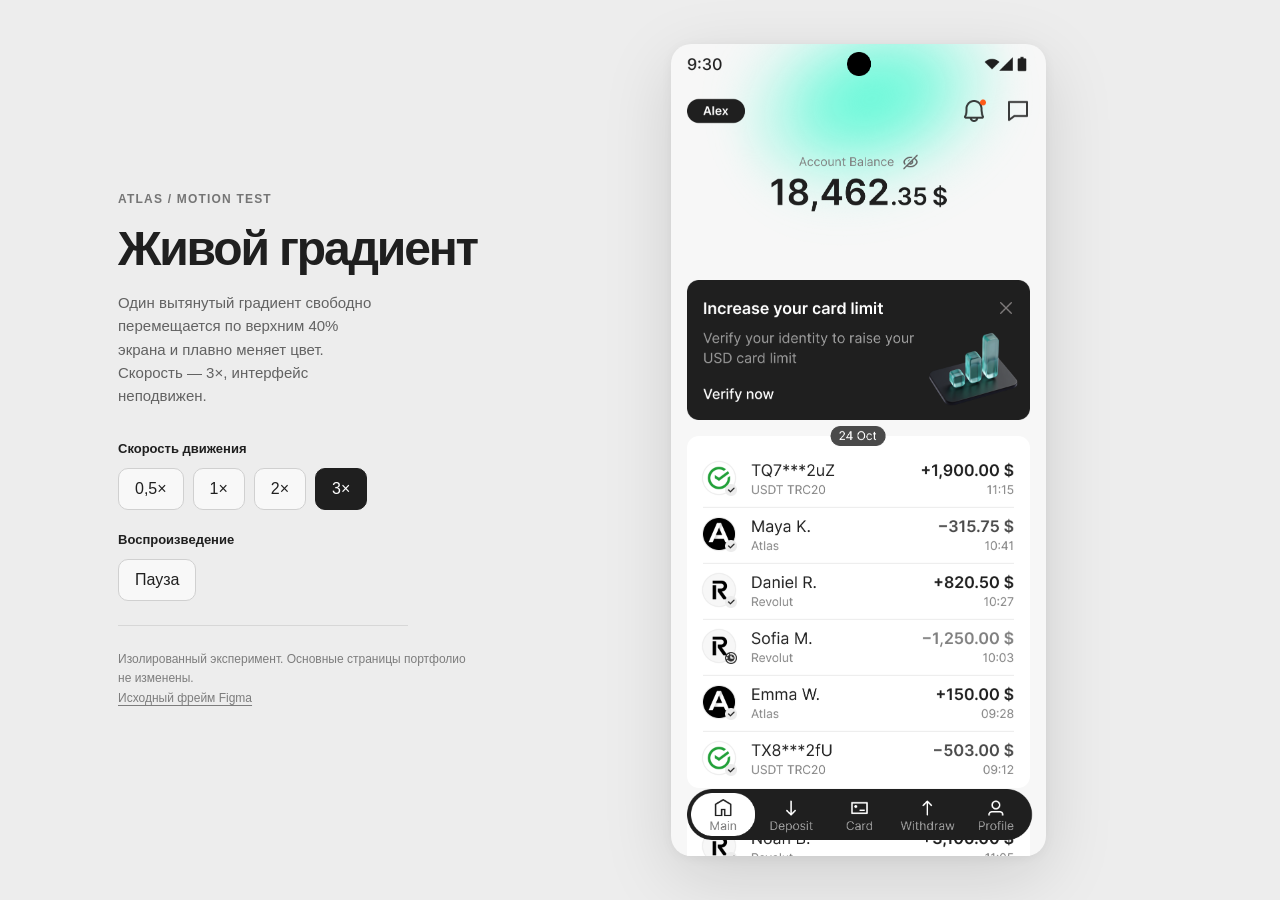
<file: experiments/atlas-gradient/glow.html>
<!doctype html>
<html lang="ru">
<head>
  <meta charset="utf-8">
  <meta name="viewport" content="width=device-width, initial-scale=1">
  <meta name="color-scheme" content="light">
  <title>Atlas · Animated gradient test</title>
  <style>
    :root { font-family: Inter, -apple-system, BlinkMacSystemFont, "Segoe UI", sans-serif; color: #1f1f1f; background: #ededed; }
    * { box-sizing: border-box; }
    body { min-height: 100vh; margin: 0; }
    button { font: inherit; cursor: pointer; }
    .layout { min-height: 100vh; display: grid; grid-template-columns: minmax(270px, 360px) minmax(0, 1fr); gap: clamp(24px, 6vw, 100px); align-items: center; max-width: 1120px; margin: auto; padding: 44px 38px; }
    .info { align-self: center; }
    .eyebrow { font-size: 12px; font-weight: 700; letter-spacing: 0.1em; text-transform: uppercase; color: #757575; }
    h1 { margin: 17px 0 16px; font-size: clamp(30px, 3.8vw, 48px); line-height: 1.08; letter-spacing: -0.045em; font-weight: 650; }
    .description { margin: 0; max-width: 32ch; line-height: 1.55; font-size: 15px; color: #626262; }
    .controls { margin-top: 34px; }
    .control-label { margin: 0 0 12px; font-size: 13px; font-weight: 650; }
    .button-row { display: flex; flex-wrap: wrap; gap: 9px; }
    .control { border: 1px solid #d0d0d0; color: #202020; background: #f8f8f8; border-radius: 10px; padding: 10px 16px; min-height: 42px; transition: background-color 120ms ease, border-color 120ms ease; }
    .control:hover { background: #fff; border-color: #999; }
    .control[aria-pressed="true"] { background: #1f1f1f; color: white; border-color: #1f1f1f; }
    .control:focus-visible { outline: 3px solid #37c5a6; outline-offset: 3px; }
    .divider { height: 1px; max-width: 290px; margin: 24px 0; background: #d7d7d7; }
    .meta { margin: 0; font-size: 12px; line-height: 1.6; color: #7d7d7d; }
    .meta a { color: inherit; text-underline-offset: 3px; }
    .stage { display: flex; justify-content: center; align-items: center; min-width: 0; }
    .phone { width: min(375px, 100%); aspect-ratio: 375 / 812; position: relative; flex: none; isolation: isolate; overflow: hidden; border-radius: min(20px, 5.333%); background: #f7f7f7; box-shadow: 0 20px 70px rgba(0,0,0,0.13), 0 2px 12px rgba(0,0,0,0.05); }
    /* One elongated oval, not a stack of independently animated gradients. */
    .glow-stage {
      position: absolute;
      z-index: 0;
      inset: 0 auto auto 0;
      width: 100%;
      height: 40%;
      overflow: hidden;
      pointer-events: none;
      -webkit-mask-image: linear-gradient(to bottom, #000 0%, #000 72%, transparent 100%);
      mask-image: linear-gradient(to bottom, #000 0%, #000 72%, transparent 100%);
    }
    .glow {
      --glow-rgb: 84, 255, 189;
      position: absolute;
      top: 0;
      left: 0;
      width: 95%;
      height: 38%;
      pointer-events: none;
      will-change: transform;
      transform: translate3d(0, 0, 0);
    }
    .glow-shape {
      position: absolute;
      inset: 0;
      border-radius: 50%;
      pointer-events: none;
      transform-origin: center center;
      background: radial-gradient(ellipse at center,
        rgba(var(--glow-rgb), .96) 0%,
        rgba(var(--glow-rgb), .70) 30%,
        rgba(var(--glow-rgb), .30) 51%,
        rgba(var(--glow-rgb), 0) 80%
      );
      filter: blur(21px);
      will-change: transform;
      transform: rotate(0deg) scale(1, 1);
    }
    .ui { position: absolute; display: block; left: 0; z-index: 1; height: auto; user-select: none; pointer-events: none; }
    .ui-top { top: 0; width: 100%; }
    .ui-content { top: 27.0936%; width: 100%; }
    .ui-navigation { top: 91.7488%; width: 100.2667%; }
    @media (max-width: 730px) {
      .layout { grid-template-columns: 1fr; gap: 30px; padding: 26px max(18px, 4vw) 45px; }
      .info { width: 100%; max-width: 375px; margin: 0 auto; }
      h1 { font-size: 30px; margin: 10px 0; }
      .description { font-size: 13px; max-width: none; }
      .controls { margin-top: 20px; }
      .divider { margin: 18px 0; }
      .stage { grid-row: 2; }
      .phone { width: min(375px, 100%); }
    }
    @media (prefers-reduced-motion: reduce) {
      .glow, .glow-shape { will-change: auto; }
      .control { transition: none; }
    }
  
    /* Isolated live embed for portfolio hero; standalone test controls remain unchanged. */
    html:has(body.is-embed),body.is-embed { min-width:0; width:100%; height:100%; background:transparent; overflow:hidden; }
    body.is-embed .layout { display:block; width:100%; height:100dvh; min-height:0; max-width:none; margin:0; padding:0; }
    body.is-embed .layout > .info { display:none; }
    body.is-embed .stage { display:flex; width:100%; height:100dvh; margin:0; padding:0; align-items:center; justify-content:center; }
    body.is-embed .phone { width:min(100%,calc(100dvh * 375 / 812)); max-width:100%; border-radius:0; box-shadow:none; }

  </style>
</head>
<body>
  <script>if(new URLSearchParams(location.search).get('embed')==='1')document.body.classList.add('is-embed');</script>
  <main class="layout">
    <section class="info" aria-label="Управление анимацией">
      <div class="eyebrow">Atlas / motion test</div>
      <h1>Живой градиент</h1>
      <p class="description">Один вытянутый градиент свободно перемещается по верхним 40% экрана и плавно меняет цвет. Скорость — 3×, интерфейс неподвижен.</p>
      <div class="controls">
        <p class="control-label">Скорость движения</p>
        <div class="button-row" role="group" aria-label="Скорость движения">
          <button class="control" type="button" data-speed="0.5" aria-pressed="false">0,5×</button>
          <button class="control" type="button" data-speed="1" aria-pressed="false">1×</button>
          <button class="control" type="button" data-speed="2" aria-pressed="false">2×</button>
          <button class="control" type="button" data-speed="3" aria-pressed="true">3×</button>
        </div>
        <p class="control-label" style="margin-top: 22px">Воспроизведение</p>
        <button class="control" id="play-pause" type="button" aria-pressed="false">Пауза</button>
      </div>
      <div class="divider"></div>
      <p class="meta">Изолированный эксперимент. Основные страницы портфолио не изменены.<br><a href="https://www.figma.com/design/6sBVAK6kmxac1SfD5w8gUw/?node-id=17898-25872" target="_blank" rel="noopener noreferrer">Исходный фрейм Figma</a></p>
    </section>
    <section class="stage" aria-label="Предпросмотр экрана Atlas">
      <div class="phone" id="atlas-screen" role="img" aria-label="Экран кошелька Atlas с неподвижным интерфейсом и плавно меняющимся градиентом в верхней части">
        <div class="glow-stage" aria-hidden="true">
          <div class="glow" id="atlas-glow"><div class="glow-shape" id="atlas-glow-shape"></div></div>
        </div>
        <img class="ui ui-top" src="./ui-top.png?v=3x-2" width="1125" height="660" alt="" draggable="false" decoding="async">
        <img class="ui ui-content" src="./ui-content.png?v=3x-2" width="1125" height="1776" alt="" draggable="false" decoding="async">
        <img class="ui ui-navigation" src="./ui-navigation.png?v=3x-2" width="1125" height="201" alt="" draggable="false" decoding="async">
      </div>
    </section>
  </main>
  <script>
    (() => {
      const screen = document.getElementById('atlas-screen');
      const stage = screen.querySelector('.glow-stage');
      const glow = document.getElementById('atlas-glow');
      const glowShape = document.getElementById('atlas-glow-shape');
      const playPause = document.getElementById('play-pause');
      const speedButtons = Array.from(document.querySelectorAll('[data-speed]'));
      const reducedMotion = window.matchMedia('(prefers-reduced-motion: reduce)');
      const palette = [
        [84, 255, 189],  // mint, from Figma
        [70, 241, 239],  // cyan
        [255, 246, 125]  // soft yellow
      ];

      // Inertial random walk: no preset waypoints, no looping keyframe path.
      const motion = {
        x: 0.45, y: 0.24,
        angle: -0.55, turnRate: 0, desiredTurnRate: 0,
        untilSteer: 0.9,
        from: 0, to: 1, colorElapsed: 0, colorDuration: 7,
        shapeX: 1, shapeY: 1, shapeRotation: 0,
        targetShapeX: 1, targetShapeY: 1, targetShapeRotation: 0,
        nextShapeChange: 1.5,
        speed: 3, paused: false
      };

      const random = (min, max) => min + Math.random() * (max - min);
      const clamp = (n, min, max) => Math.max(min, Math.min(max, n));
      const ease = (t) => t * t * (3 - 2 * t);

      function render() {
        const width = stage.clientWidth;
        const height = stage.clientHeight;
        // The ellipse centre travels around the top 40% but cannot leave that region.
        const x = (-0.32 + motion.x * 0.66) * width;
        const y = (-0.06 + motion.y * 0.62) * height;
        glow.style.transform = `translate3d(${x.toFixed(2)}px, ${y.toFixed(2)}px, 0)`;
        glowShape.style.transform = `rotate(${motion.shapeRotation.toFixed(2)}deg) scale(${motion.shapeX.toFixed(3)}, ${motion.shapeY.toFixed(3)})`;

        const t = ease(clamp(motion.colorElapsed / motion.colorDuration, 0, 1));
        const a = palette[motion.from];
        const b = palette[motion.to];
        const rgb = a.map((channel, i) => Math.round(channel + (b[i] - channel) * t));
        glow.style.setProperty('--glow-rgb', rgb.join(', '));
      }

      function advance(dt) {
        motion.untilSteer -= dt;
        if (motion.untilSteer <= 0) {
          // Gently vary heading while keeping momentum; the path never resets.
          motion.desiredTurnRate = random(-1.15, 1.15);
          motion.untilSteer = random(1.1, 2.8);
        }
        motion.turnRate += (motion.desiredTurnRate - motion.turnRate) * (1 - Math.exp(-dt * 0.95));
        motion.angle += motion.turnRate * dt;

        const stride = dt * 0.075;
        let x = motion.x + Math.cos(motion.angle) * stride;
        let y = motion.y + Math.sin(motion.angle) * stride;
        // Reflect instead of snapping to a new target when a boundary is reached.
        if (x < 0 || x > 1) {
          x = x < 0 ? -x : 2 - x;
          motion.angle = Math.PI - motion.angle;
          motion.turnRate *= -0.5;
        }
        if (y < 0 || y > 1) {
          y = y < 0 ? -y : 2 - y;
          motion.angle = -motion.angle;
          motion.turnRate *= -0.5;
        }
        motion.x = clamp(x, 0, 1);
        motion.y = clamp(y, 0, 1);

        // Independent continuous shape morph; original position and color logic is untouched.
        motion.nextShapeChange -= dt;
        if (motion.nextShapeChange <= 0) {
          const elongation = random(0, 1);
          const size = random(0.92, 1.08);
          motion.targetShapeX = (0.58 + elongation * 0.85) * size;
          motion.targetShapeY = (1.58 - elongation * 0.88) * size;
          motion.targetShapeRotation = random(-45, 45);
          motion.nextShapeChange = random(2.8, 5);
        }
        const shapeBlend = 1 - Math.exp(-dt * 0.72);
        motion.shapeX += (motion.targetShapeX - motion.shapeX) * shapeBlend;
        motion.shapeY += (motion.targetShapeY - motion.shapeY) * shapeBlend;
        motion.shapeRotation += (motion.targetShapeRotation - motion.shapeRotation) * shapeBlend;

        motion.colorElapsed += dt;
        if (motion.colorElapsed >= motion.colorDuration) {
          motion.colorElapsed %= motion.colorDuration;
          motion.from = motion.to;
          // Next color is selected at random; still only ONE rendered gradient.
          motion.to = (motion.from + (Math.random() < 0.5 ? 1 : 2)) % palette.length;
          motion.colorDuration = random(6, 9);
        }
      }

      speedButtons.forEach((button) => {
        button.addEventListener('click', () => {
          const next = Number(button.dataset.speed);
          if (!Number.isFinite(next) || next <= 0) return;
          motion.speed = next;
          speedButtons.forEach((item) => {
            item.setAttribute('aria-pressed', String(item === button));
          });
        });
      });

      playPause.addEventListener('click', () => {
        motion.paused = !motion.paused;
        playPause.setAttribute('aria-pressed', String(motion.paused));
        playPause.textContent = motion.paused ? 'Продолжить' : 'Пауза';
      });

      let previous = null;
      function frame(timestamp) {
        if (previous === null) previous = timestamp;
        const elapsed = clamp((timestamp - previous) / 1000, 0, 0.05);
        previous = timestamp;
        if (!motion.paused && !reducedMotion.matches) advance(elapsed * motion.speed);
        render();
        requestAnimationFrame(frame);
      }
      render();
      requestAnimationFrame(frame);
    })();
  </script>
</body>
</html>
</file>
<file: shared/tokens.css>
/* Shared portfolio design tokens. Extracted from the approved Finam implementation. */
:root {
  --background: #15131a;
  --surface: #212228;
  --secondary: rgba(199,199,199,.75);
  --primary: #fff;
  --content: 1268px;
  --pad: clamp(22px,5.2vw,74px);
  --section-space: 152px;
  --font-body: 'Poppins', Arial, sans-serif;
  --font-heading: 'Unbounded', sans-serif;
  --type-display-size: 50px;
  --type-body-size: 18px;
  --type-section-size: 18px;
}
</file>
<file: shared/typography.css>
/* Shared type scale: Finam's approved type metrics, usable by all pages.
   Load Google Fonts Poppins 400 and Unbounded 400/600/700 in each page head. */
body {
  margin:0; background:var(--background); color:var(--primary);
  font-family:var(--font-body); font-weight:400; font-synthesis:none;
  text-rendering:optimizeLegibility;
}
h1,h2,h3,p{margin:0}
h1,h2,h3,.section-title,.info-card h3,.stat-card strong,
.portfolio-display,.portfolio-lead,.portfolio-section-title,.portfolio-info-card h3 {
  font-family:var(--font-heading);font-weight:700;font-style:normal;font-synthesis:none;
}
h1,.lead,.stat-card strong,.portfolio-display,.portfolio-lead {
  font-size:var(--type-display-size);line-height:1.2;letter-spacing:normal;
}
.lead,.portfolio-lead {
  font-family:var(--font-heading);font-weight:400;font-style:normal;
  font-synthesis:none;margin-bottom:26px;letter-spacing:normal;
}
.body-text,.feature-copy p,.results-intro p,.portfolio-body {
  font-size:var(--type-body-size);line-height:1.45;color:var(--secondary);
}
.section-title,.portfolio-section-title {
  font-size:var(--type-section-size);line-height:1.45;letter-spacing:normal;
  text-transform:lowercase;margin-bottom:13px;
}
@media(max-width:1100px) {
  .portfolio-display,.portfolio-lead {font-size:clamp(36px,4vw,50px)}
}
@media(max-width:767px) {
  .portfolio-display {font-size:34px}
  .portfolio-lead {font-size:clamp(28px,7vw,36px);line-height:1.22;margin-bottom:20px}
  .portfolio-body {font-size:16px;line-height:1.52}
  .portfolio-section-title {font-size:18px;line-height:1.45;margin-bottom:12px}
}
@media(max-width:375px) {.portfolio-lead {font-size:28px}}
</file>
<file: shared/layout.css>
/* Shared layout primitives. Current Finam rules retain the same selectors. */
*{box-sizing:border-box}
html{scroll-behavior:smooth}
a{color:inherit;text-decoration:none}
img{display:block;max-width:100%}
.page-shell,.portfolio-page-shell{overflow-x:clip}
.wrap,.portfolio-container{
  max-width:calc(var(--content) + var(--pad)*2);width:100%;
  padding-inline:var(--pad);margin-inline:auto;
}
.media-frame,.portfolio-media-frame{
  position:relative;overflow:hidden;background:var(--surface);
  border-radius:0;isolation:isolate;
}
.full-bleed,.portfolio-full-bleed{
  position:relative;width:100vw;max-width:none;left:50%;transform:translateX(-50%);
}
@media(prefers-reduced-motion:reduce){html{scroll-behavior:auto}}
</file>
<file: shared/components.css>
/* INFO-CARD-INSIGHTS: shared implementation of the approved Finam cards.
   New cases may use .portfolio-card-grid / .portfolio-info-card. */
.insight-grid,.portfolio-card-grid{
  display:grid;grid-template-columns:repeat(3,minmax(0,1fr));gap:24px;
}
.info-card,.portfolio-info-card{
  border-radius:20px;background:var(--surface);padding:24px;min-height:220px;
}
.info-card h3,.portfolio-info-card h3{
  font-size:18px;line-height:1.45;letter-spacing:normal;
  text-transform:lowercase;margin-bottom:13px;font-weight:700;
}
.info-card p,.portfolio-info-card p{
  font-size:18px;line-height:1.45;color:var(--secondary);
}
@media(max-width:1100px) {
  .portfolio-info-card p,.portfolio-info-card h3 {font-size:16px}
}
@media(max-width:767px) {
  .portfolio-card-grid{display:flex;flex-direction:column;gap:4.375vw}
  .portfolio-info-card{min-height:0;padding:var(--pad);border-radius:16px}
  .portfolio-info-card h3{font-size:5vw;line-height:7.5vw;padding-bottom:4.0625vw;margin-bottom:0}
  .portfolio-info-card p{font-size:5vw;line-height:7.5vw}
}
</file>
<file: home.css>
/* Readymag homepage composition, measured at 1440px. Finam case remains on styles.css. */
:root{
  --background:#f9f9fa;
  --primary:rgba(0,0,0,.82);
  --secondary:rgba(0,0,0,.75);
  --surface:#e8ebf1;
  --home-card:#e8ebf1;
}
body{overflow-x:clip}
.portfolio-home-shell{overflow-x:clip}
/* Keep the home navigation symbol fixed and positioned exactly as in Finam. */
.home-header{position:fixed;inset:0 auto auto 0;z-index:60;width:0;height:0;pointer-events:none}
.home-mark{
  position:fixed;top:15px;left:max(18px,calc((100vw - 1440px)/2 + 20px));
  display:flex;align-items:center;justify-content:center;width:62px;height:60px;
  font:400 67px/1 var(--font-body);color:rgba(0,0,0,.75);
  text-decoration:none;pointer-events:auto;transform-origin:50% 50%;
}
.home-mark:hover{animation:star-reference-spin 10s linear infinite}
@keyframes star-reference-spin{from{transform:rotate(0deg)}to{transform:rotate(360deg)}}
.home-mark:focus-visible,.home-project__link:focus-visible{outline:2px solid #222;outline-offset:4px}
.home-intro{padding-top:72px;padding-bottom:104px}
.home-intro h1.portfolio-display{
  font:700 50px/60px var(--font-heading);letter-spacing:0;
  width:min(100%,756px);max-width:756px;color:rgba(0,0,0,.82);
}
.home-intro p.portfolio-body{
  margin-top:26px;width:min(100%,1054px);max-width:1054px;
  font:400 18px/1.45 var(--font-body);color:rgba(0,0,0,.75);
}
.home-work{padding-bottom:94px}
.home-project{
  position:relative;width:100%;height:328px;margin:0 0 25px;
  background:var(--home-card);border:0;border-radius:20px;
  overflow:hidden;isolation:isolate;
}
.home-project:not(:first-child){margin-bottom:26px}
.home-project:last-child{margin-bottom:0}
.home-project__link{display:block;position:relative;width:100%;height:100%;color:inherit}
.home-project__media{position:absolute;inset:0;pointer-events:none}
.home-project__shot{
  position:absolute;display:block;width:24.132492%;height:auto;max-width:none;
  object-fit:contain;z-index:1;border-radius:5px;
  filter:drop-shadow(0 12px 16px rgba(0,0,0,.1));
  transition:transform 500ms ease,opacity 500ms ease;
  transform-origin:center center;
}
.home-project__shot--second{z-index:2}
#beeline-family .home-project__shot--first,#alfaforex .home-project__shot--first,#finam .home-project__shot--first{z-index:3}
.home-project--left .home-project__shot--first{left:8.438486%;top:44px}
.home-project--left .home-project__shot--second{left:24.921136%;top:69px}
.home-project--right .home-project__shot--first{left:67.429022%;top:46px}
.home-project--right .home-project__shot--second{left:50.946372%;top:71px}
#equilibrium .home-project__shot--first{top:52px}
#equilibrium .home-project__shot--second{top:74px}
/* Increase the outer margin of each overlapping screenshot pair by 25%.
   Keep the pair's internal overlap and independent hover movement unchanged. */
@media(min-width:768px){
  .home-project__shot{translate:0 var(--home-shot-center-offset,0px)}
  #beeline-family .home-project__shot--first,
  #equilibrium .home-project__shot--first,
  #atlas .home-project__shot--first{left:5.865536%}
  #beeline-family .home-project__shot--second,
  #equilibrium .home-project__shot--second,
  #atlas .home-project__shot--second{left:22.348186%}
  #alfaforex .home-project__shot--first,
  #finam .home-project__shot--first{left:70.001972%}
  #alfaforex .home-project__shot--second,
  #finam .home-project__shot--second{left:53.519322%}
}
.home-project__copy{
  position:absolute;top:52px;width:32.097792%;color:rgba(0,0,0,.95);
}
.home-project--left .home-project__copy{right:8.438486%}
.home-project--right .home-project__copy{left:8.438486%}
/* Match both text-box outer edges to the existing 5.865536% image guides. */
@media(min-width:768px){
  .home-project--left .home-project__copy{right:5.865536%}
  .home-project--right .home-project__copy{left:5.865536%}
}
.home-project__copy h2{
  font:700 18px/26px var(--font-heading);letter-spacing:0;
  text-transform:lowercase;color:rgba(0,0,0,.95);
  padding:0 0 13px;margin:0;
}
.home-project__copy p{
  font:400 18px/1.45 var(--font-body);letter-spacing:normal;
  color:rgba(0,0,0,.75);margin:0;
}
.home-tags{
  position:absolute;top:158px;left:0;width:100%;
  display:flex;flex-wrap:wrap;align-content:flex-start;gap:10px;
  list-style:none;margin:0;padding:0;
}
.home-tags li{
  display:flex;align-items:center;justify-content:center;
  min-height:28px;padding:0 11px;
  font:400 14px/28px var(--font-body);white-space:nowrap;
  color:rgba(0,0,0,.75);background:transparent;border-radius:100px;
  position:relative;isolation:isolate;overflow:hidden;
  box-shadow:inset 0 0 0 1px transparent;
  transition:box-shadow 350ms ease;
}
.home-tags li::before{
  content:"";position:absolute;inset:0;z-index:-1;pointer-events:none;
  background:#fff;border-radius:inherit;
  transform:translateX(0);
  transition:transform 350ms cubic-bezier(.22,.61,.36,1);
}
@media(hover:hover){
  .home-project--left:hover .home-project__shot--first,
  .home-project--right:hover .home-project__shot--second{transform:translateY(20px)}
  .home-project--left:hover .home-project__shot--second,
  .home-project--right:hover .home-project__shot--first{transform:translateY(-20px)}
  /* AlfaForex and Finam: left screenshot up, right screenshot down. */
  #alfaforex:hover .home-project__shot--first,
  #finam:hover .home-project__shot--first{transform:translateY(20px)}
  #alfaforex:hover .home-project__shot--second,
  #finam:hover .home-project__shot--second{transform:translateY(-20px)}
  /* Tag hover does not fade other elements. */
  .home-tags li:hover{box-shadow:inset 0 0 0 1px #fff}
  .home-tags li:hover::before{transform:translateX(-101%)}
}
@media(max-width:1150px) and (min-width:768px){
  .home-intro{padding-top:80px;padding-bottom:85px}
  .home-intro h1.portfolio-display{font-size:clamp(37px,4.2vw,50px);line-height:1.2}
  .home-project__copy{width:35%}
  .home-project__copy h2{font-size:clamp(14px,1.6vw,18px);line-height:1.43}
  .home-project__copy h2{padding-bottom:10px}
  .home-tags{top:158px;gap:7px}
  .home-tags li{font-size:12px;line-height:25px;min-height:25px;padding-inline:9px}
}
@media(max-width:767px){
  :root{--pad:6.25vw}
  .home-mark{top:4.375vw;left:2.5vw;width:7.5vw;height:8.125vw;font-size:8.125vw;line-height:1}
  .home-intro{padding-top:15vw;padding-bottom:66px}
  .home-intro h1.portfolio-display{width:100%;font:700 7.8125vw/11.25vw var(--font-heading);letter-spacing:normal;font-synthesis:none}
  .home-intro p.portfolio-body{margin-top:24px;font:400 5vw/7.5vw var(--font-body);letter-spacing:normal;font-synthesis:none}
  .home-work{padding-bottom:75px}
  .home-project{height:auto;min-height:0;margin-bottom:4.375vw;border-radius:16px;overflow:hidden}
  .home-project:not(:first-child){margin-bottom:4.375vw}
  .home-project:last-child{margin-bottom:0}
  /* One full-width screenshot aligned with the text gutter in every mobile card. */
  .home-project__link{display:flex;flex-direction:column;height:auto;padding:22px 22px 28px}
  .home-project__media{position:relative;inset:auto;height:auto;flex:none;width:100%;margin-bottom:28px}
  .home-project__shot{
    position:relative;left:0!important;top:0!important;
    width:100%;height:auto;max-width:100%;object-fit:contain;
    filter:drop-shadow(0 8px 12px rgba(0,0,0,.1))
  }
  .home-project__shot--second{display:none}
  .home-project:hover .home-project__shot--first{transform:none!important}
  .home-project__copy{position:relative;top:auto;left:auto!important;right:auto!important;width:100%;padding:0}
  .home-project__copy h2{font:700 5vw/7.5vw var(--font-heading);padding-bottom:4.0625vw;letter-spacing:normal;font-synthesis:none}
  .home-project__copy p{font:400 5vw/7.5vw var(--font-body);letter-spacing:normal;font-synthesis:none}
  .home-tags{position:static;top:auto;left:auto;width:auto;margin-top:28px;gap:8px}
  .home-tags li{font:400 4vw/4.5vw var(--font-body);letter-spacing:normal;font-synthesis:none;min-height:7.5vw;padding:0 10px}
}
@media(max-width:375px){
  .home-mark{left:10px}
}
@media(prefers-reduced-motion:reduce){
  .home-mark:hover{animation:none}
  .home-tags li,.home-tags li::before{transition:none!important}
  .home-project__shot{transition:none!important}
  .home-project:hover .home-project__shot{transform:none!important}
}
/* Finam image reveal, applied to complete homepage cards rather than images. */
@media (prefers-reduced-motion: no-preference) {
  .home-motion #home-work .home-project:not(.is-visible){opacity:0}
  .home-motion #home-work .home-project.is-visible{
    animation:home-card-scroll-reveal 1300ms ease-out both;
  }
}
@keyframes home-card-scroll-reveal{
  from{opacity:0;translate:0 30px;scale:.95}
  to{opacity:1;translate:0 0;scale:1}
}

/* Finam's line-roll animation, scoped to the homepage intro. */
@media (prefers-reduced-motion: no-preference) {
  html.home-intro-reveal-pending #home-intro > h1,
  html.home-intro-reveal-pending #home-intro > p { visibility: hidden; }
  html.has-home-intro-reveal #home-intro .text-reveal-line {
    display: block;
    overflow: hidden;
  }
  html.has-home-intro-reveal #home-intro .text-reveal-line-inner {
    display: block;
    white-space: nowrap;
    opacity: 0;
    transform: translate3d(0, 105%, 0);
    transition: transform 1230ms cubic-bezier(.22, 1, .36, 1),
                opacity 930ms cubic-bezier(.22, 1, .36, 1);
    transition-delay: calc(var(--reveal-order, 0) * 135ms);
  }
  html.has-home-intro-reveal #home-intro .text-reveal-ready:not(.text-reveal-visible) .text-reveal-line-inner {
    transition: none;
  }
  html.has-home-intro-reveal #home-intro .text-reveal-visible .text-reveal-line-inner {
    opacity: 1;
    transform: translate3d(0, 0, 0);
  }
}
</file>
<file: experiments/atlas-onboarding/styles.css>
:root {
  color-scheme: light;
  --phone-width: 375px;
  --phone-height: 812px;
  --phone-scale: 1;
  --move-ms: 500ms;
  --hold-ms: 1800ms;
  font-family: Inter, -apple-system, BlinkMacSystemFont, "Segoe UI", Arial, sans-serif;
  -webkit-font-smoothing: antialiased;
}
* { box-sizing: border-box; }
html, body { margin: 0; min-height: 100%; }
body { background: #f1f2f4; }
button { font: inherit; }
.demo-stage {
  display: grid;
  place-items: center;
  width: 100%;
  min-height: 100svh;
  overflow: hidden;
  padding: 24px 16px;
}
.mockup-box {
  width: calc(375px * var(--phone-scale));
  height: calc(812px * var(--phone-scale));
  position: relative;
  flex: 0 0 auto;
}
.phone {
  width: var(--phone-width);
  height: var(--phone-height);
  position: absolute;
  left: 0;
  top: 0;
  transform: scale(var(--phone-scale));
  transform-origin: 0 0;
  display: flex;
  flex-direction: column;
  overflow: hidden;
  background: #fff;
  border-radius: 20px;
  color: #1f1f1f;
  box-shadow: 0 16px 64px rgba(0, 0, 0, 0.09);
  outline: none;
  touch-action: pan-y;
}
.phone:focus-visible { outline: 3px solid #4fd6c8; outline-offset: 4px; }
.status-bar {
  width: 100%; height: 40px; flex: 0 0 40px;
  display: flex; justify-content: space-between; align-items: center;
  padding: 0 16px;
  position: relative;
  z-index: 2;
  background: #fff;
}
.system-time {
  font-family: Roboto, Arial, sans-serif;
  font-size: 14px;
  line-height: 20px;
  letter-spacing: .25px;
  font-weight: 400;
  color: #171d1b;
}
.camera-cutout {
  position: absolute; top: 8px; left: calc(50% + .5px);
  transform: translateX(-50%);
  width: 24px; height: 24px; border-radius: 50%;
  background: #2e2e2e;
}
.system-icons { height: 40px; display: flex; align-items: center; }
.signal-group { display: inline-flex; align-items: center; margin-right: 0; }
.signal-group img:first-child { margin-right: -2px; }
.system-icons img { width: 16px; height: 16px; display: block; }
.slides-window { width: 100%; flex: 1 1 auto; min-height: 0; overflow: hidden; touch-action: pan-y; }
.slides-track {
  height: 100%;
  display: flex;
  transform: translate3d(-100%, 0, 0);
  transition: transform var(--move-ms) cubic-bezier(.27,.73,.25,1);
  will-change: transform;
}
.slide {
  width: 100%; flex: 0 0 100%;
  min-width: 0;
  padding: 48px 16px 16px;
  display: flex; flex-direction: column; gap: 48px; align-items: center;
  text-align: center;
}
/* Text enters first; artwork follows 150ms later. Both use ease-in-out
   and complete before the 500ms screen transition ends. */
.slide.is-entering {
  --entrance-offset: 24px;
  --art-offset: 180px;
}
.slide.is-entering.is-entering-backward {
  --entrance-offset: -24px;
  --art-offset: -180px;
}
.slide.is-entering .copy {
  animation: onboarding-copy-in 300ms ease-in-out both;
}
.slide.is-entering .artwork {
  animation: onboarding-art-in 300ms ease-in-out 150ms both;
}
@keyframes onboarding-copy-in {
  from { opacity: 0; transform: translate3d(var(--entrance-offset),0,0); }
  to { opacity: 1; transform: translate3d(0,0,0); }
}
@keyframes onboarding-art-in {
  from { opacity: 0; transform: translate3d(var(--art-offset),0,0); }
  to { opacity: 1; transform: translate3d(0,0,0); }
}
.artwork { flex: 0 0 250px; width: 250px; height: 250px; display: grid; place-items: center; }
.artwork img { display: block; width: 250px; height: 250px; object-fit: contain; }
.copy { width: 100%; display: flex; flex-direction: column; align-items: center; gap: 16px; }
.copy h2 { width: 100%; margin: 0; font-size: 24px; font-weight: 600; line-height: 1.17; letter-spacing: 0; }
.copy p { width: 100%; margin: 0; font-size: 16px; font-weight: 400; line-height: 24px; color: #808080; }
.screen-footer { flex: 0 0 auto; padding: 0 16px 16px; background: #fff; position: relative; z-index: 2; }
.wizard-wrap { padding: 12px 0; margin-bottom: 16px; }
.wizard { display: flex; align-items: center; width: 100%; height: 4px; gap: 4px; }
.step {
  min-width: 0; flex: 1 1 0;
  width: 100%; height: 4px;
  padding: 0; border: 0; border-radius: 16px;
  background: #e7e7e7; overflow: hidden; display: block; position: relative;
  cursor: pointer;
  transition: background-color 250ms ease;
}
.step::before { content: ""; position: absolute; inset: 0; width: 0; border-radius: inherit; background: #1f1f1f; }
.step.is-done { background: #1f1f1f; }
.step.is-done::before { width: 100%; }
.step.is-active { background: #a09e9d; }
.step.is-active::before { animation: step-fill var(--hold-ms) linear forwards; }
.step:focus-visible { outline: 3px solid #4fd6c8; outline-offset: 5px; }
@keyframes step-fill { from { width: 0; } to { width: 100%; } }
.screen-actions { display: flex; width: 100%; align-items: center; gap: 8px; }
.action-button {
  height: 54px; min-width: 0; flex: 1 1 0;
  padding: 15px 24px;
  display: flex; align-items: center; justify-content: center;
  border-radius: 12px; border: 0;
  color: #fafafa; background: #151515;
  font-size: 16px; line-height: 24px; font-weight: 600;
  cursor: pointer; white-space: nowrap;
  -webkit-tap-highlight-color: transparent;
}
.button-skip { background: #4a4a4a; color: #fff; }
.action-button:focus-visible { outline: 3px solid #4fd6c8; outline-offset: 2px; }
.action-button:active { filter: brightness(1.18); }
.screen-actions.is-final .button-skip { display: none; }
.screen-actions.is-final .button-next { flex-basis: 100%; }
body.is-embed { background: transparent; }
body.is-embed .demo-stage { min-height: 100dvh; padding: 0; }
body.is-embed .phone { box-shadow: none; }
@media (prefers-reduced-motion: reduce) {
  .slides-track { transition: none !important; }
  .slide.is-entering .copy, .slide.is-entering .artwork {
    animation: none !important;
  }
  .step, .step::before { transition: none !important; animation: none !important; }
  .step.is-active::before { width: 100%; }
}
</file>
